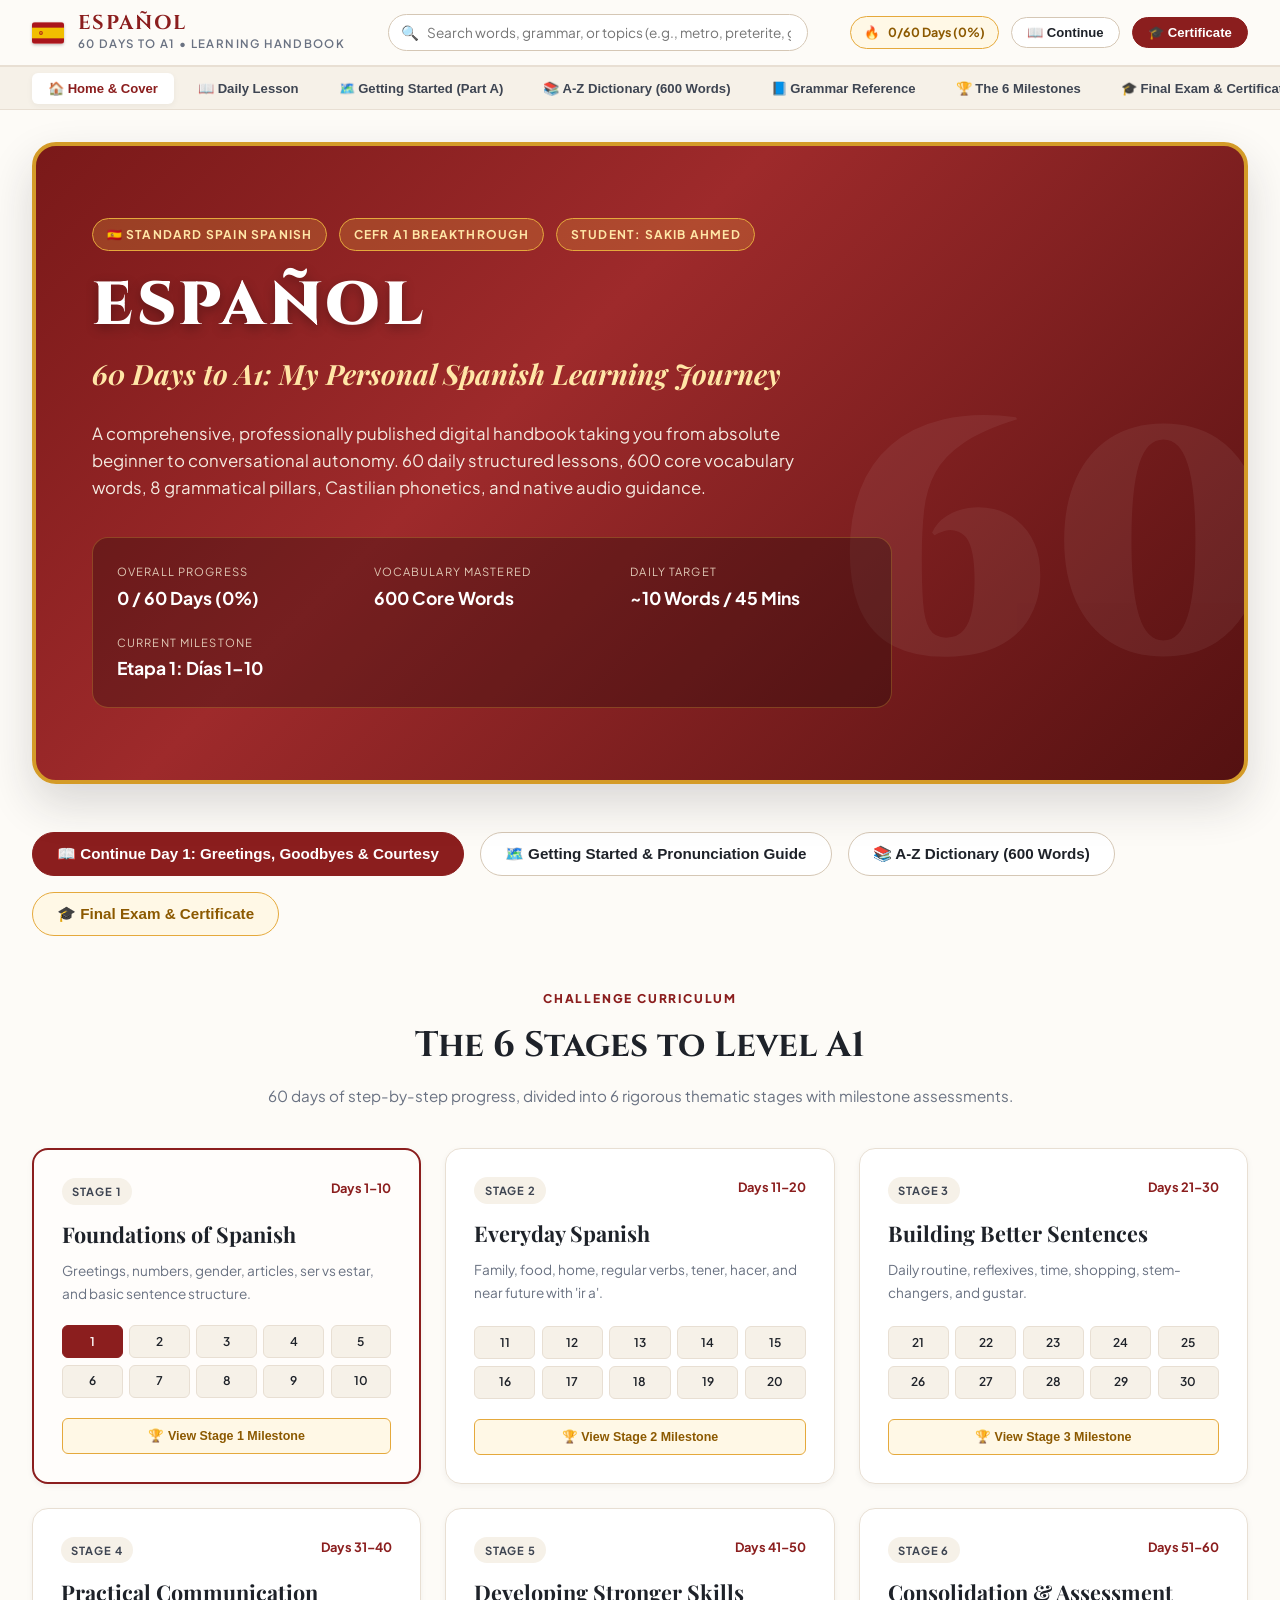
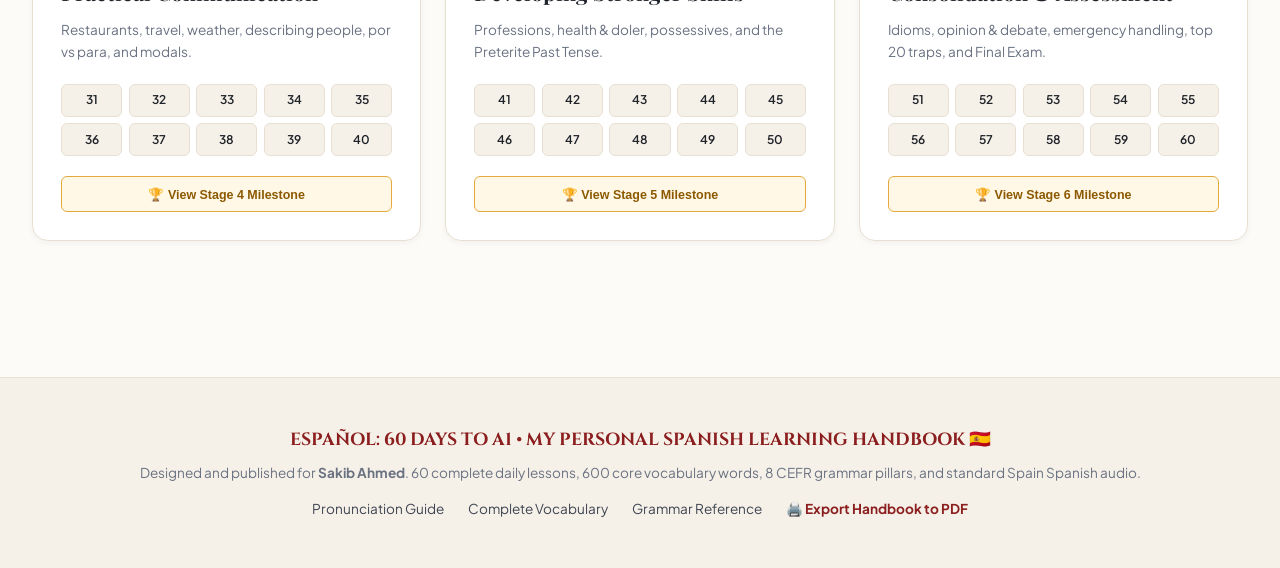
<file: espanol-handbook/index.html>
<!DOCTYPE html>
<html lang="es">
<head>
  <meta charset="UTF-8">
  <meta name="viewport" content="width=device-width, initial-scale=1.0">
  <meta name="description" content="ESPAÑOL: My 60-Day Spanish Learning Handbook - Complete CEFR A1 Digital Curriculum for Sakib Ahmed">
  <title>ESPAÑOL: My 60-Day Spanish Learning Handbook 🇪🇸</title>

  <!-- Google Fonts -->
  <link rel="preconnect" href="https://fonts.googleapis.com">
  <link rel="preconnect" href="https://fonts.gstatic.com" crossorigin>
  <link href="https://fonts.googleapis.com/css2?family=Cinzel:wght@600;700;900&family=Playfair+Display:ital,wght@0,600;0,700;1,400&family=Plus+Jakarta+Sans:wght@400;500;600;700&family=JetBrains+Mono:wght@400;500&display=swap" rel="stylesheet">

  <!-- Editorial Stylesheet -->
  <link rel="stylesheet" href="css/styles.css">
</head>
<body>
  <div class="app-container">
    
    <!-- Top Navigation Bar -->
    <header class="top-nav">
      <div class="nav-brand" onclick="window.app.switchView('overview')">
        <span class="nav-flag" style="display: inline-flex; align-items: center;">
          <svg width="32" height="22" viewBox="0 0 750 500" style="border-radius: 3px; box-shadow: 0 1px 3px rgba(0,0,0,0.25);">
            <rect width="750" height="500" fill="#AA151B"/>
            <rect width="750" height="250" y="125" fill="#F1BF00"/>
            <circle cx="210" cy="250" r="45" fill="#AA151B" opacity="0.85"/>
            <path d="M 190 230 L 230 230 L 220 270 L 200 270 Z" fill="#F1BF00"/>
          </svg>
        </span>
        <div class="nav-titles">
          <h1>ESPAÑOL</h1>
          <p>60 Days to A1 • Learning Handbook</p>
        </div>
      </div>

      <div class="nav-search-bar">
        <span class="nav-search-icon">🔍</span>
        <input type="text" id="global-search-input" placeholder="Search words, grammar, or topics (e.g., metro, preterite, gustar)...">
      </div>

      <div class="nav-actions">
        <div class="nav-progress-pill">
          <span>🔥</span>
          <span id="nav-progress-text">0/60 Days (0%)</span>
        </div>
        <button class="nav-btn" onclick="window.app.goToLesson(window.app.currentDay || 1)">
          📖 Continue
        </button>
        <button class="nav-btn primary" onclick="window.app.switchView('final-exam')">
          🎓 Certificate
        </button>
      </div>
    </header>

    <!-- Navigation Tabs Strip -->
    <nav class="tabs-strip">
      <button class="tab-link active" data-view="overview" onclick="window.app.switchView('overview')">
        🏠 Home & Cover
      </button>
      <button class="tab-link" data-view="lesson" onclick="window.app.switchView('lesson')">
        📖 Daily Lesson
      </button>
      <button class="tab-link" data-view="getting-started" onclick="window.app.switchView('getting-started')">
        🗺️ Getting Started (Part A)
      </button>
      <button class="tab-link" data-view="dictionary" onclick="window.app.switchView('dictionary')">
        📚 A-Z Dictionary (600 Words)
      </button>
      <button class="tab-link" data-view="grammar" onclick="window.app.switchView('grammar')">
        📘 Grammar Reference
      </button>
      <button class="tab-link" data-view="milestones" onclick="window.app.switchView('milestones')">
        🏆 The 6 Milestones
      </button>
      <button class="tab-link" data-view="final-exam" onclick="window.app.switchView('final-exam')">
        🎓 Final Exam & Certificate
      </button>
    </nav>

    <!-- Main Content Dynamic Viewport -->
    <div class="main-layout" id="main-content-view">
      <!-- Injected dynamically by js/app.js -->
    </div>

    <!-- Global Milestone/Info Modal -->
    <div class="modal-overlay" id="app-modal-overlay" onclick="if(event.target === this) window.app.closeModal()">
      <div class="modal-window">
        <button class="modal-close-btn" onclick="window.app.closeModal()">✕</button>
        <div id="app-modal-body"></div>
      </div>
    </div>

    <!-- Editorial Footer -->
    <footer style="background: var(--bg-subtle); border-top: 1px solid var(--border-subtle); padding: 3rem 2rem; text-align: center; font-size: 0.85rem; color: var(--charcoal-light); margin-top: auto;">
      <div style="font-family: var(--font-display); font-size: 1.1rem; font-weight: 700; color: var(--red-deep); margin-bottom: 0.4rem;">
        ESPAÑOL: 60 DAYS TO A1 • MY PERSONAL SPANISH LEARNING HANDBOOK 🇪🇸
      </div>
      <p style="margin-bottom: 0.85rem;">
        Designed and published for <strong>Sakib Ahmed</strong>. 60 complete daily lessons, 600 core vocabulary words, 8 CEFR grammar pillars, and standard Spain Spanish audio.
      </p>
      <div style="display: flex; justify-content: center; gap: 1.5rem; flex-wrap: wrap;">
        <a href="javascript:void(0)" onclick="window.app.switchView('getting-started')" style="color: var(--charcoal-medium); text-decoration: none;">Pronunciation Guide</a>
        <a href="javascript:void(0)" onclick="window.app.switchView('dictionary')" style="color: var(--charcoal-medium); text-decoration: none;">Complete Vocabulary</a>
        <a href="javascript:void(0)" onclick="window.app.switchView('grammar')" style="color: var(--charcoal-medium); text-decoration: none;">Grammar Reference</a>
        <a href="javascript:void(0)" onclick="window.print()" style="color: var(--red-deep); font-weight: 700; text-decoration: none;">🖨️ Export Handbook to PDF</a>
      </div>
    </footer>

  </div>

  <!-- Data Modules (Load sequentially) -->
  <script src="data/getting-started.js"></script>
  <script src="data/lessons/stage1.js"></script>
  <script src="data/lessons/stage2.js"></script>
  <script src="data/lessons/stage3.js"></script>
  <script src="data/lessons/stage4.js"></script>
  <script src="data/lessons/stage5.js"></script>
  <script src="data/lessons/stage6.js"></script>
  <script src="data/milestones.js"></script>
  <script src="data/grammar-reference.js"></script>
  <script src="data/vocabulary-index.js"></script>
  <script src="data/final-exam.js"></script>

  <!-- Application Controller -->
  <script src="js/app.js"></script>
</body>
</html>
</file>
<file: espanol-handbook/css/styles.css>
/* ==========================================================================
   ESPAÑOL: MY 60-DAY SPANISH LEARNING HANDBOOK 🇪🇸
   Editorial Spanish Design System & Digital Textbook Styles
   ========================================================================== */

@import url('https://fonts.googleapis.com/css2?family=Cinzel:wght@600;700;900&family=Playfair+Display:ital,wght@0,600;0,700;1,400&family=Plus+Jakarta+Sans:wght@400;500;600;700&family=JetBrains+Mono:wght@400;500&display=swap');

:root {
  /* Warm Spanish Editorial Palette */
  --bg-cream: #FDFBF7;
  --bg-warm-white: #FFFFFF;
  --bg-subtle: #F6F1E8;
  --bg-parchment: #F2E9DC;
  
  --red-deep: #8B1E1E;
  --red-crimson: #A32828;
  --red-terracotta: #C04A3E;
  --red-light: #FDE8E8;
  
  --yellow-mustard: #D49B28;
  --yellow-gold: #E5A93C;
  --yellow-light: #FFF8E6;
  
  --charcoal-dark: #1E2229;
  --charcoal-medium: #3E4552;
  --charcoal-light: #6A7282;
  
  --border-subtle: #E8DFD3;
  --border-strong: #D5C7B5;
  
  --accent-green: #2D6A4F;
  --accent-green-bg: #EAF4EE;
  --accent-blue: #235789;
  --accent-blue-bg: #EBF3FA;

  --shadow-sm: 0 2px 6px rgba(30, 34, 41, 0.05);
  --shadow-md: 0 4px 16px rgba(30, 34, 41, 0.08);
  --shadow-lg: 0 10px 30px rgba(30, 34, 41, 0.12);
  --shadow-xl: 0 20px 45px rgba(30, 34, 41, 0.16);

  --font-display: 'Cinzel', Georgia, 'Times New Roman', serif;
  --font-editorial: 'Playfair Display', Georgia, serif;
  --font-sans: 'Plus Jakarta Sans', -apple-system, BlinkMacSystemFont, 'Segoe UI', Roboto, sans-serif;
  --font-mono: 'JetBrains Mono', Consolas, monospace;

  --radius-sm: 6px;
  --radius-md: 10px;
  --radius-lg: 16px;
  --radius-xl: 24px;
}

/* Base Styles */
* {
  box-sizing: border-box;
  margin: 0;
  padding: 0;
}

html {
  scroll-behavior: smooth;
  font-size: 16px;
}

body {
  background-color: var(--bg-cream);
  color: var(--charcoal-dark);
  font-family: var(--font-sans);
  line-height: 1.65;
  -webkit-font-smoothing: antialiased;
}

/* App Container */
.app-container {
  min-height: 100vh;
  display: flex;
  flex-direction: column;
}

/* Top App Bar */
.top-nav {
  position: sticky;
  top: 0;
  z-index: 1000;
  background-color: rgba(253, 251, 247, 0.95);
  backdrop-filter: blur(10px);
  border-bottom: 2px solid var(--border-subtle);
  padding: 0.75rem 2rem;
  display: flex;
  align-items: center;
  justify-content: space-between;
  gap: 1.5rem;
  transition: all 0.3s ease;
}

.nav-brand {
  display: flex;
  align-items: center;
  gap: 0.85rem;
  cursor: pointer;
}

.nav-flag {
  font-size: 1.85rem;
  line-height: 1;
}

.nav-titles h1 {
  font-family: var(--font-display);
  font-size: 1.25rem;
  font-weight: 700;
  letter-spacing: 0.08em;
  color: var(--red-deep);
  line-height: 1.1;
}

.nav-titles p {
  font-size: 0.72rem;
  font-weight: 600;
  text-transform: uppercase;
  letter-spacing: 0.12em;
  color: var(--charcoal-light);
}

.nav-search-bar {
  flex: 1;
  max-width: 420px;
  position: relative;
}

.nav-search-bar input {
  width: 100%;
  padding: 0.55rem 1rem 0.55rem 2.4rem;
  border: 1px solid var(--border-strong);
  border-radius: 50px;
  background-color: var(--bg-warm-white);
  font-family: var(--font-sans);
  font-size: 0.85rem;
  outline: none;
  transition: all 0.2s ease;
}

.nav-search-bar input:focus {
  border-color: var(--red-deep);
  box-shadow: 0 0 0 3px rgba(139, 30, 30, 0.12);
}

.nav-search-icon {
  position: absolute;
  left: 0.85rem;
  top: 50%;
  transform: translateY(-50%);
  color: var(--charcoal-light);
  font-size: 0.9rem;
}

.nav-actions {
  display: flex;
  align-items: center;
  gap: 0.75rem;
}

.nav-btn {
  padding: 0.45rem 0.95rem;
  border-radius: 50px;
  font-size: 0.82rem;
  font-weight: 600;
  border: 1px solid var(--border-strong);
  background: var(--bg-warm-white);
  color: var(--charcoal-dark);
  cursor: pointer;
  display: inline-flex;
  align-items: center;
  gap: 0.4rem;
  transition: all 0.2s ease;
}

.nav-btn:hover {
  background: var(--bg-parchment);
  border-color: var(--red-deep);
}

.nav-btn.primary {
  background: var(--red-deep);
  color: #fff;
  border-color: var(--red-deep);
}

.nav-btn.primary:hover {
  background: var(--red-crimson);
}

.nav-progress-pill {
  display: flex;
  align-items: center;
  gap: 0.5rem;
  background: var(--yellow-light);
  border: 1px solid var(--yellow-gold);
  padding: 0.35rem 0.8rem;
  border-radius: 50px;
  font-size: 0.78rem;
  font-weight: 700;
  color: #8C5900;
}

/* Main Navigation Tabs */
.tabs-strip {
  background: var(--bg-subtle);
  border-bottom: 1px solid var(--border-subtle);
  padding: 0.35rem 2rem;
  display: flex;
  gap: 0.5rem;
  overflow-x: auto;
}

.tab-link {
  padding: 0.5rem 1rem;
  border-radius: var(--radius-sm);
  font-size: 0.82rem;
  font-weight: 600;
  color: var(--charcoal-medium);
  cursor: pointer;
  white-space: nowrap;
  border: none;
  background: none;
  transition: all 0.2s ease;
}

.tab-link:hover {
  color: var(--red-deep);
  background: rgba(139, 30, 30, 0.05);
}

.tab-link.active {
  color: var(--red-deep);
  background: var(--bg-warm-white);
  box-shadow: var(--shadow-sm);
  font-weight: 700;
}

/* Main Content Area */
.main-layout {
  flex: 1;
  max-width: 1380px;
  margin: 0 auto;
  width: 100%;
  padding: 2rem 2rem 5rem 2rem;
}

/* ==========================================================================
   COVER / HERO DESIGN
   ========================================================================== */
.book-cover {
  background: linear-gradient(135deg, #7A1919 0%, #9E2A2B 40%, #541111 100%);
  color: #FFFDF9;
  border-radius: var(--radius-xl);
  padding: 4.5rem 3.5rem;
  margin-bottom: 3rem;
  position: relative;
  overflow: hidden;
  box-shadow: var(--shadow-xl);
  border: 4px solid #D49B28;
}

.cover-watermark {
  position: absolute;
  right: -30px;
  bottom: -40px;
  font-size: 20rem;
  opacity: 0.06;
  font-family: var(--font-display);
  font-weight: 900;
  user-select: none;
  pointer-events: none;
}

.cover-content {
  position: relative;
  z-index: 2;
  max-width: 800px;
}

.cover-badge-row {
  display: flex;
  align-items: center;
  gap: 0.75rem;
  margin-bottom: 1.5rem;
  flex-wrap: wrap;
}

.cover-badge {
  background: rgba(229, 169, 60, 0.25);
  border: 1px solid var(--yellow-gold);
  color: #FFE6A7;
  font-size: 0.75rem;
  font-weight: 700;
  letter-spacing: 0.1em;
  text-transform: uppercase;
  padding: 0.35rem 0.85rem;
  border-radius: 50px;
}

.cover-title {
  font-family: var(--font-display);
  font-size: 3.8rem;
  font-weight: 900;
  letter-spacing: 0.06em;
  color: #FFF;
  line-height: 1.05;
  margin-bottom: 0.75rem;
  text-shadow: 0 4px 12px rgba(0,0,0,0.3);
}

.cover-subtitle {
  font-family: var(--font-editorial);
  font-size: 1.75rem;
  font-style: italic;
  color: #FFE6A7;
  margin-bottom: 1.5rem;
}

.cover-description {
  font-size: 1.05rem;
  line-height: 1.6;
  color: #F4EAE0;
  margin-bottom: 2.2rem;
  max-width: 720px;
}

.cover-meta-grid {
  display: grid;
  grid-template-columns: repeat(auto-fit, minmax(180px, 1fr));
  gap: 1.25rem;
  background: rgba(0, 0, 0, 0.25);
  padding: 1.5rem;
  border-radius: var(--radius-lg);
  border: 1px solid rgba(229, 169, 60, 0.3);
}

.meta-item .meta-label {
  font-size: 0.7rem;
  text-transform: uppercase;
  letter-spacing: 0.1em;
  color: #E0C8B5;
  display: block;
  margin-bottom: 0.2rem;
}

.meta-item .meta-value {
  font-size: 1.1rem;
  font-weight: 700;
  color: #FFF;
}

/* ==========================================================================
   PROGRESS & STAGES DASHBOARD
   ========================================================================== */
.stages-overview {
  margin-bottom: 3.5rem;
}

.section-header-editorial {
  text-align: center;
  max-width: 750px;
  margin: 0 auto 2.5rem auto;
}

.section-tag {
  font-size: 0.75rem;
  font-weight: 800;
  text-transform: uppercase;
  letter-spacing: 0.15em;
  color: var(--red-deep);
  display: inline-block;
  margin-bottom: 0.5rem;
}

.section-title {
  font-family: var(--font-display);
  font-size: 2.2rem;
  font-weight: 700;
  color: var(--charcoal-dark);
  margin-bottom: 0.5rem;
}

.section-desc {
  color: var(--charcoal-light);
  font-size: 0.95rem;
}

.stages-grid {
  display: grid;
  grid-template-columns: repeat(auto-fit, minmax(320px, 1fr));
  gap: 1.5rem;
}

.stage-card {
  background: var(--bg-warm-white);
  border: 1px solid var(--border-subtle);
  border-radius: var(--radius-lg);
  padding: 1.75rem;
  position: relative;
  transition: all 0.3s ease;
  box-shadow: var(--shadow-sm);
  display: flex;
  flex-direction: column;
}

.stage-card:hover {
  transform: translateY(-4px);
  box-shadow: var(--shadow-md);
  border-color: var(--red-deep);
}

.stage-card.active-stage {
  border: 2px solid var(--red-deep);
  background: #FFFDFB;
}

.stage-header {
  display: flex;
  justify-content: space-between;
  align-items: flex-start;
  margin-bottom: 0.75rem;
}

.stage-badge {
  font-size: 0.7rem;
  font-weight: 700;
  text-transform: uppercase;
  letter-spacing: 0.08em;
  padding: 0.25rem 0.65rem;
  border-radius: 50px;
  background: var(--bg-subtle);
  color: var(--charcoal-medium);
}

.stage-days {
  font-size: 0.8rem;
  font-weight: 700;
  color: var(--red-deep);
}

.stage-card h3 {
  font-family: var(--font-editorial);
  font-size: 1.35rem;
  color: var(--charcoal-dark);
  margin-bottom: 0.5rem;
}

.stage-card p {
  font-size: 0.85rem;
  color: var(--charcoal-light);
  margin-bottom: 1.25rem;
  flex: 1;
}

.stage-days-list {
  display: grid;
  grid-template-columns: repeat(5, 1fr);
  gap: 0.4rem;
  margin-bottom: 1.25rem;
}

.day-chip {
  background: var(--bg-subtle);
  border: 1px solid var(--border-subtle);
  border-radius: var(--radius-sm);
  padding: 0.35rem 0.2rem;
  font-size: 0.75rem;
  font-weight: 600;
  text-align: center;
  cursor: pointer;
  transition: all 0.2s ease;
}

.day-chip:hover {
  background: var(--red-light);
  border-color: var(--red-terracotta);
  color: var(--red-deep);
}

.day-chip.completed {
  background: var(--accent-green-bg);
  border-color: var(--accent-green);
  color: var(--accent-green);
}

.day-chip.active {
  background: var(--red-deep);
  border-color: var(--red-deep);
  color: #fff;
}

.stage-milestone-btn {
  width: 100%;
  padding: 0.6rem;
  border-radius: var(--radius-sm);
  background: var(--yellow-light);
  border: 1px solid var(--yellow-gold);
  color: #8C5900;
  font-size: 0.78rem;
  font-weight: 700;
  cursor: pointer;
  display: flex;
  align-items: center;
  justify-content: center;
  gap: 0.4rem;
  transition: all 0.2s ease;
}

.stage-milestone-btn:hover {
  background: var(--yellow-gold);
  color: #fff;
}

/* ==========================================================================
   DAILY LESSON WORKSPACE VIEW
   ========================================================================== */
.lesson-workspace {
  display: grid;
  grid-template-columns: 280px 1fr;
  gap: 2rem;
  align-items: flex-start;
}

/* Lesson Sidebar */
.lesson-sidebar {
  position: sticky;
  top: 5rem;
  background: var(--bg-warm-white);
  border: 1px solid var(--border-subtle);
  border-radius: var(--radius-lg);
  padding: 1.5rem;
  box-shadow: var(--shadow-sm);
  max-height: calc(100vh - 7rem);
  overflow-y: auto;
}

.sidebar-title {
  font-size: 0.8rem;
  font-weight: 800;
  text-transform: uppercase;
  letter-spacing: 0.1em;
  color: var(--charcoal-light);
  margin-bottom: 1rem;
}

.stage-selector-dropdown {
  width: 100%;
  padding: 0.6rem 0.8rem;
  border: 1px solid var(--border-strong);
  border-radius: var(--radius-sm);
  font-size: 0.85rem;
  font-family: var(--font-sans);
  margin-bottom: 1rem;
  background: var(--bg-cream);
  color: var(--charcoal-dark);
  outline: none;
}

.sidebar-days-nav {
  display: flex;
  flex-direction: column;
  gap: 0.35rem;
}

.sidebar-day-item {
  padding: 0.55rem 0.85rem;
  border-radius: var(--radius-sm);
  font-size: 0.82rem;
  display: flex;
  align-items: center;
  justify-content: space-between;
  cursor: pointer;
  color: var(--charcoal-medium);
  border: 1px solid transparent;
  transition: all 0.15s ease;
}

.sidebar-day-item:hover {
  background: var(--bg-subtle);
  color: var(--red-deep);
}

.sidebar-day-item.active {
  background: var(--red-light);
  border-color: var(--red-terracotta);
  color: var(--red-deep);
  font-weight: 700;
}

/* Lesson Main Container */
.lesson-card {
  background: var(--bg-warm-white);
  border: 1px solid var(--border-subtle);
  border-radius: var(--radius-xl);
  box-shadow: var(--shadow-md);
  overflow: hidden;
}

.lesson-hero {
  background: linear-gradient(135deg, #FAF4EB 0%, #F5ECDD 100%);
  border-bottom: 1px solid var(--border-subtle);
  padding: 2.5rem;
  position: relative;
}

.lesson-nav-controls {
  display: flex;
  justify-content: space-between;
  align-items: center;
  margin-bottom: 1.25rem;
}

.lesson-badge-tag {
  background: var(--red-deep);
  color: #fff;
  font-size: 0.72rem;
  font-weight: 800;
  letter-spacing: 0.1em;
  text-transform: uppercase;
  padding: 0.3rem 0.75rem;
  border-radius: 50px;
}

.lesson-step-btn {
  padding: 0.4rem 0.85rem;
  border-radius: 50px;
  font-size: 0.78rem;
  font-weight: 600;
  background: #fff;
  border: 1px solid var(--border-strong);
  cursor: pointer;
  transition: all 0.2s ease;
}

.lesson-step-btn:hover:not(:disabled) {
  background: var(--bg-parchment);
  border-color: var(--red-deep);
}

.lesson-step-btn:disabled {
  opacity: 0.4;
  cursor: not-allowed;
}

.lesson-main-title {
  font-family: var(--font-editorial);
  font-size: 2.3rem;
  font-weight: 700;
  color: var(--charcoal-dark);
  line-height: 1.15;
  margin-bottom: 0.5rem;
}

.lesson-subtitle {
  font-size: 1.1rem;
  color: var(--charcoal-medium);
  font-style: italic;
  margin-bottom: 1.5rem;
}

/* Bangla Learner Bridge */
.bangla-note-card {
  background: #FFFDF5;
  border-left: 4px solid var(--yellow-gold);
  border-top: 1px solid #F5E8C9;
  border-right: 1px solid #F5E8C9;
  border-bottom: 1px solid #F5E8C9;
  border-radius: var(--radius-md);
  padding: 1.1rem 1.4rem;
  margin-top: 1.5rem;
}

.bangla-note-header {
  display: flex;
  align-items: center;
  gap: 0.5rem;
  font-size: 0.78rem;
  font-weight: 800;
  text-transform: uppercase;
  letter-spacing: 0.08em;
  color: #8C5900;
  margin-bottom: 0.4rem;
}

.bangla-note-text {
  font-size: 0.92rem;
  line-height: 1.6;
  color: #3D3522;
}

/* Lesson Goals */
.goals-container {
  background: var(--bg-cream);
  border: 1px solid var(--border-subtle);
  border-radius: var(--radius-md);
  padding: 1.25rem 1.5rem;
  margin-top: 1.5rem;
}

.goals-title {
  font-size: 0.8rem;
  font-weight: 800;
  text-transform: uppercase;
  letter-spacing: 0.1em;
  color: var(--red-deep);
  margin-bottom: 0.75rem;
  display: flex;
  align-items: center;
  gap: 0.5rem;
}

.goals-list {
  list-style: none;
  display: grid;
  grid-template-columns: repeat(auto-fit, minmax(280px, 1fr));
  gap: 0.6rem;
}

.goals-list li {
  font-size: 0.88rem;
  display: flex;
  align-items: flex-start;
  gap: 0.5rem;
  color: var(--charcoal-dark);
}

.goals-list li::before {
  content: "✓";
  color: var(--red-deep);
  font-weight: 800;
}

/* Lesson Body Sections */
.lesson-body {
  padding: 2.5rem;
}

.lesson-section {
  margin-bottom: 3.5rem;
  padding-bottom: 2.5rem;
  border-bottom: 1px solid var(--border-subtle);
}

.lesson-section:last-child {
  margin-bottom: 0;
  padding-bottom: 0;
  border-bottom: none;
}

.section-ribbon {
  display: flex;
  align-items: center;
  justify-content: space-between;
  margin-bottom: 1.5rem;
}

.section-ribbon-title {
  display: flex;
  align-items: center;
  gap: 0.75rem;
}

.section-number {
  background: var(--red-deep);
  color: #fff;
  width: 28px;
  height: 28px;
  border-radius: 50%;
  display: flex;
  align-items: center;
  justify-content: center;
  font-size: 0.82rem;
  font-weight: 700;
}

.section-heading {
  font-family: var(--font-editorial);
  font-size: 1.6rem;
  font-weight: 700;
  color: var(--charcoal-dark);
}

/* ==========================================================================
   VOCABULARY CARDS & TABLES
   ========================================================================== */
.vocab-cards-grid {
  display: grid;
  grid-template-columns: repeat(auto-fill, minmax(310px, 1fr));
  gap: 1.25rem;
}

.vocab-card {
  background: var(--bg-cream);
  border: 1px solid var(--border-subtle);
  border-radius: var(--radius-md);
  padding: 1.25rem;
  position: relative;
  transition: all 0.2s ease;
  display: flex;
  flex-direction: column;
}

.vocab-card:hover {
  box-shadow: var(--shadow-sm);
  border-color: var(--border-strong);
  transform: translateY(-2px);
}

.vocab-card-header {
  display: flex;
  justify-content: space-between;
  align-items: flex-start;
  margin-bottom: 0.5rem;
}

.vocab-spanish-word {
  font-size: 1.2rem;
  font-weight: 700;
  color: var(--red-deep);
  line-height: 1.2;
}

.vocab-speak-btn {
  background: var(--bg-warm-white);
  border: 1px solid var(--border-strong);
  border-radius: 50%;
  width: 32px;
  height: 32px;
  display: flex;
  align-items: center;
  justify-content: center;
  cursor: pointer;
  color: var(--charcoal-medium);
  transition: all 0.2s ease;
  flex-shrink: 0;
}

.vocab-speak-btn:hover {
  background: var(--red-deep);
  color: #fff;
  border-color: var(--red-deep);
}

.vocab-meta-row {
  display: flex;
  gap: 0.4rem;
  margin-bottom: 0.75rem;
}

.vocab-tag {
  font-size: 0.68rem;
  font-weight: 700;
  padding: 0.15rem 0.5rem;
  border-radius: 50px;
  text-transform: uppercase;
}

.vocab-tag.noun {
  background: #E8F0FE;
  color: #1A73E8;
}

.vocab-tag.verb {
  background: #FCE8E6;
  color: #D93025;
}

.vocab-tag.adjective {
  background: #FEF7E0;
  color: #B06000;
}

.vocab-tag.phrase, .vocab-tag.idiom {
  background: #E6F4EA;
  color: #137333;
}

.vocab-translation {
  font-size: 0.95rem;
  font-weight: 600;
  color: var(--charcoal-dark);
  margin-bottom: 0.85rem;
}

.vocab-example-box {
  background: var(--bg-warm-white);
  border-left: 3px solid var(--red-terracotta);
  padding: 0.65rem 0.85rem;
  border-radius: 0 var(--radius-sm) var(--radius-sm) 0;
  font-size: 0.85rem;
  margin-top: auto;
}

.vocab-example-sp {
  color: var(--charcoal-dark);
  font-weight: 500;
  margin-bottom: 0.2rem;
}

.vocab-example-en {
  color: var(--charcoal-light);
  font-style: italic;
  font-size: 0.78rem;
}

/* ==========================================================================
   USEFUL EVERYDAY SENTENCES
   ========================================================================== */
.sentences-list {
  display: flex;
  flex-direction: column;
  gap: 0.85rem;
}

.sentence-item {
  background: var(--bg-cream);
  border: 1px solid var(--border-subtle);
  border-radius: var(--radius-md);
  padding: 1rem 1.25rem;
  display: flex;
  align-items: center;
  justify-content: space-between;
  gap: 1rem;
  transition: all 0.2s ease;
}

.sentence-item:hover {
  border-color: var(--border-strong);
  background: #FFFDF9;
}

.sentence-text-group {
  flex: 1;
}

.sentence-spanish {
  font-size: 1.05rem;
  font-weight: 600;
  color: var(--charcoal-dark);
  margin-bottom: 0.25rem;
}

.sentence-english {
  font-size: 0.88rem;
  color: var(--charcoal-light);
}

/* ==========================================================================
   GRAMMAR LESSON CARDS
   ========================================================================== */
.grammar-container {
  background: var(--bg-cream);
  border: 1px solid var(--border-subtle);
  border-radius: var(--radius-lg);
  padding: 2rem;
}

.grammar-title {
  font-family: var(--font-editorial);
  font-size: 1.4rem;
  font-weight: 700;
  color: var(--red-deep);
  margin-bottom: 0.5rem;
}

.grammar-explanation {
  font-size: 0.95rem;
  color: var(--charcoal-medium);
  margin-bottom: 1.5rem;
  line-height: 1.6;
}

.grammar-rules-list {
  list-style: none;
  margin-bottom: 1.75rem;
  display: flex;
  flex-direction: column;
  gap: 0.65rem;
}

.grammar-rules-list li {
  font-size: 0.9rem;
  padding-left: 1.5rem;
  position: relative;
  line-height: 1.5;
}

.grammar-rules-list li::before {
  content: "•";
  position: absolute;
  left: 0.4rem;
  color: var(--red-deep);
  font-size: 1.3rem;
  line-height: 1;
}

.grammar-structures-box {
  background: var(--bg-warm-white);
  border: 1px solid var(--border-strong);
  border-radius: var(--radius-md);
  padding: 1.25rem;
  margin-bottom: 1.75rem;
}

.grammar-structures-title {
  font-size: 0.75rem;
  font-weight: 800;
  text-transform: uppercase;
  letter-spacing: 0.1em;
  color: var(--charcoal-light);
  margin-bottom: 0.65rem;
}

.grammar-structure-code {
  font-family: var(--font-mono);
  font-size: 0.85rem;
  background: var(--bg-subtle);
  padding: 0.4rem 0.75rem;
  border-radius: var(--radius-sm);
  color: var(--red-deep);
  margin-bottom: 0.4rem;
  display: inline-block;
}

.grammar-examples-grid {
  display: grid;
  grid-template-columns: repeat(auto-fit, minmax(280px, 1fr));
  gap: 1rem;
  margin-bottom: 1.75rem;
}

.grammar-example-card {
  background: var(--bg-warm-white);
  border: 1px solid var(--border-subtle);
  border-radius: var(--radius-md);
  padding: 1rem;
}

.ge-spanish {
  font-weight: 700;
  color: var(--charcoal-dark);
  font-size: 0.95rem;
  margin-bottom: 0.2rem;
}

.ge-english {
  color: var(--charcoal-light);
  font-size: 0.82rem;
  font-style: italic;
  margin-bottom: 0.4rem;
}

.ge-breakdown {
  font-size: 0.75rem;
  color: var(--red-deep);
  background: var(--red-light);
  padding: 0.2rem 0.5rem;
  border-radius: var(--radius-sm);
  display: inline-block;
}

.common-mistakes-box {
  background: #FFF5F5;
  border: 1px solid #FED7D7;
  border-left: 4px solid var(--red-crimson);
  border-radius: var(--radius-md);
  padding: 1.25rem;
  margin-bottom: 1.5rem;
}

.cm-title {
  font-size: 0.78rem;
  font-weight: 800;
  text-transform: uppercase;
  letter-spacing: 0.1em;
  color: var(--red-crimson);
  margin-bottom: 0.75rem;
  display: flex;
  align-items: center;
  gap: 0.4rem;
}

.cm-item {
  margin-bottom: 0.75rem;
  font-size: 0.85rem;
}

.cm-item:last-child {
  margin-bottom: 0;
}

.cm-incorrect {
  color: #C53030;
  text-decoration: line-through;
  margin-bottom: 0.15rem;
}

.cm-correct {
  color: #276749;
  font-weight: 700;
  margin-bottom: 0.2rem;
}

.cm-why {
  font-size: 0.78rem;
  color: var(--charcoal-light);
}

.pro-tip-box {
  background: #F0FFF4;
  border: 1px solid #C6F6D5;
  border-left: 4px solid var(--accent-green);
  border-radius: var(--radius-md);
  padding: 1rem 1.25rem;
  font-size: 0.88rem;
  color: #22543D;
  display: flex;
  gap: 0.75rem;
  align-items: flex-start;
}

/* ==========================================================================
   CONVERSATION DIALOGUE (SPEECH BUBBLES)
   ========================================================================== */
.dialogue-wrapper {
  background: var(--bg-cream);
  border: 1px solid var(--border-subtle);
  border-radius: var(--radius-lg);
  padding: 2rem;
}

.dialogue-context {
  font-style: italic;
  color: var(--charcoal-light);
  font-size: 0.92rem;
  margin-bottom: 1.75rem;
  text-align: center;
  padding: 0.5rem 1rem;
  background: var(--bg-subtle);
  border-radius: 50px;
}

.dialogue-thread {
  display: flex;
  flex-direction: column;
  gap: 1.25rem;
  margin-bottom: 2rem;
}

.speech-row {
  display: flex;
  gap: 1rem;
  max-width: 80%;
}

.speech-row.speaker-left {
  align-self: flex-start;
}

.speech-row.speaker-right {
  align-self: flex-end;
  flex-direction: row-reverse;
}

.avatar-circle {
  width: 42px;
  height: 42px;
  border-radius: 50%;
  background: var(--red-deep);
  color: #fff;
  display: flex;
  align-items: center;
  justify-content: center;
  font-weight: 700;
  font-size: 0.9rem;
  flex-shrink: 0;
  box-shadow: var(--shadow-sm);
}

.speech-row.speaker-right .avatar-circle {
  background: var(--yellow-gold);
  color: #332100;
}

.speech-bubble {
  background: var(--bg-warm-white);
  border: 1px solid var(--border-strong);
  border-radius: var(--radius-lg);
  padding: 1rem 1.25rem;
  position: relative;
  box-shadow: var(--shadow-sm);
}

.speaker-label {
  font-size: 0.72rem;
  font-weight: 800;
  text-transform: uppercase;
  letter-spacing: 0.08em;
  color: var(--charcoal-light);
  margin-bottom: 0.25rem;
}

.speech-sp {
  font-size: 0.98rem;
  font-weight: 600;
  color: var(--charcoal-dark);
  margin-bottom: 0.35rem;
  line-height: 1.4;
}

.speech-en {
  font-size: 0.82rem;
  color: var(--charcoal-light);
  font-style: italic;
}

.key-phrases-box {
  background: var(--bg-warm-white);
  border: 1px solid var(--border-strong);
  border-radius: var(--radius-md);
  padding: 1.25rem;
}

.kp-title {
  font-size: 0.78rem;
  font-weight: 800;
  text-transform: uppercase;
  letter-spacing: 0.1em;
  color: var(--red-deep);
  margin-bottom: 0.75rem;
}

.kp-grid {
  display: grid;
  grid-template-columns: repeat(auto-fit, minmax(260px, 1fr));
  gap: 0.75rem;
}

.kp-item {
  font-size: 0.85rem;
}

.kp-phrase {
  font-weight: 700;
  color: var(--charcoal-dark);
}

.kp-explanation {
  color: var(--charcoal-light);
  font-size: 0.78rem;
}

/* ==========================================================================
   READING PASSAGE & QUESTIONS
   ========================================================================== */
.reading-container {
  background: var(--bg-cream);
  border: 1px solid var(--border-subtle);
  border-radius: var(--radius-lg);
  padding: 2.2rem;
}

.reading-title {
  font-family: var(--font-editorial);
  font-size: 1.4rem;
  font-weight: 700;
  color: var(--charcoal-dark);
  margin-bottom: 1.25rem;
  text-align: center;
}

.reading-passage-text {
  font-family: var(--font-editorial);
  font-size: 1.08rem;
  line-height: 1.8;
  color: #2D3139;
  margin-bottom: 1.5rem;
  background: var(--bg-warm-white);
  padding: 1.75rem;
  border-radius: var(--radius-md);
  border-left: 4px solid var(--red-deep);
}

.reading-translation-toggle {
  margin-bottom: 2rem;
}

.translation-toggle-btn {
  background: var(--bg-subtle);
  border: 1px solid var(--border-strong);
  border-radius: 50px;
  padding: 0.4rem 1rem;
  font-size: 0.8rem;
  font-weight: 600;
  cursor: pointer;
  color: var(--charcoal-medium);
  transition: all 0.2s ease;
}

.translation-toggle-btn:hover {
  background: var(--border-strong);
}

.reading-translation-text {
  display: none;
  font-size: 0.9rem;
  color: var(--charcoal-light);
  background: var(--bg-subtle);
  padding: 1.25rem;
  border-radius: var(--radius-md);
  margin-top: 0.75rem;
  line-height: 1.6;
}

.reading-translation-text.open {
  display: block;
}

.reading-questions-block {
  display: flex;
  flex-direction: column;
  gap: 1.25rem;
}

.reading-q-card {
  background: var(--bg-warm-white);
  border: 1px solid var(--border-subtle);
  border-radius: var(--radius-md);
  padding: 1.25rem;
}

.reading-q-title {
  font-size: 0.95rem;
  font-weight: 700;
  color: var(--charcoal-dark);
  margin-bottom: 0.75rem;
}

.reading-options-list {
  display: flex;
  flex-direction: column;
  gap: 0.4rem;
}

.option-btn {
  padding: 0.6rem 0.9rem;
  border-radius: var(--radius-sm);
  border: 1px solid var(--border-subtle);
  background: var(--bg-cream);
  font-size: 0.88rem;
  text-align: left;
  cursor: pointer;
  transition: all 0.15s ease;
}

.option-btn:hover {
  border-color: var(--border-strong);
  background: var(--bg-warm-white);
}

.option-btn.selected-correct {
  background: var(--accent-green-bg);
  border-color: var(--accent-green);
  color: var(--accent-green);
  font-weight: 700;
}

.option-btn.selected-incorrect {
  background: var(--red-light);
  border-color: var(--red-crimson);
  color: var(--red-crimson);
}

.option-explanation {
  font-size: 0.8rem;
  color: var(--charcoal-light);
  margin-top: 0.5rem;
  padding: 0.4rem 0.75rem;
  background: var(--bg-subtle);
  border-radius: var(--radius-sm);
}

/* ==========================================================================
   PRACTICE EXERCISES & QUIZZES
   ========================================================================== */
.exercises-container {
  display: flex;
  flex-direction: column;
  gap: 1.5rem;
}

.exercise-card {
  background: var(--bg-cream);
  border: 1px solid var(--border-subtle);
  border-radius: var(--radius-lg);
  padding: 1.75rem;
}

.ex-header {
  display: flex;
  justify-content: space-between;
  align-items: center;
  margin-bottom: 0.75rem;
}

.ex-badge {
  font-size: 0.7rem;
  font-weight: 800;
  text-transform: uppercase;
  letter-spacing: 0.08em;
  padding: 0.2rem 0.6rem;
  border-radius: 50px;
  background: var(--red-light);
  color: var(--red-deep);
}

.ex-question {
  font-size: 1.02rem;
  font-weight: 700;
  color: var(--charcoal-dark);
  margin-bottom: 1.25rem;
}

/* ==========================================================================
   SPEAKING CHALLENGE & DAILY REVISION
   ========================================================================== */
.speaking-container {
  background: linear-gradient(135deg, #FFF9F0 0%, #FFF2DE 100%);
  border: 1px solid #F5DEB3;
  border-radius: var(--radius-lg);
  padding: 2rem;
}

.speaking-prompt-card {
  background: #fff;
  border: 1px solid #EED7B0;
  border-radius: var(--radius-md);
  padding: 1.25rem;
  margin-bottom: 1rem;
}

.speaking-q {
  font-size: 0.98rem;
  font-weight: 700;
  color: #7A4F00;
  margin-bottom: 0.5rem;
}

.speaking-hint {
  font-size: 0.85rem;
  color: var(--charcoal-light);
  margin-bottom: 0.6rem;
}

.speaking-sample-btn {
  background: none;
  border: 1px dashed var(--yellow-gold);
  border-radius: 50px;
  padding: 0.3rem 0.8rem;
  font-size: 0.75rem;
  font-weight: 700;
  color: #8C5900;
  cursor: pointer;
}

.speaking-sample-text {
  display: none;
  margin-top: 0.6rem;
  padding: 0.6rem 0.9rem;
  background: var(--yellow-light);
  border-radius: var(--radius-sm);
  font-size: 0.85rem;
  color: #4A3300;
}

.speaking-sample-text.open {
  display: block;
}

/* Checklist & Revision */
.checklist-container {
  background: var(--bg-cream);
  border: 1px solid var(--border-subtle);
  border-radius: var(--radius-lg);
  padding: 2rem;
}

.checklist-grid {
  display: grid;
  grid-template-columns: repeat(auto-fit, minmax(280px, 1fr));
  gap: 0.75rem;
}

.checklist-item {
  background: var(--bg-warm-white);
  border: 1px solid var(--border-subtle);
  border-radius: var(--radius-sm);
  padding: 0.75rem 1rem;
  display: flex;
  align-items: center;
  gap: 0.75rem;
  cursor: pointer;
  transition: all 0.15s ease;
}

.checklist-item:hover {
  border-color: var(--border-strong);
}

.checklist-item input[type="checkbox"] {
  width: 18px;
  height: 18px;
  accent-color: var(--red-deep);
  cursor: pointer;
}

.checklist-item label {
  font-size: 0.88rem;
  font-weight: 500;
  cursor: pointer;
  color: var(--charcoal-dark);
}

/* ==========================================================================
   DICTIONARY / VOCABULARY INDEX VIEW
   ========================================================================== */
.dict-view {
  background: var(--bg-warm-white);
  border: 1px solid var(--border-subtle);
  border-radius: var(--radius-xl);
  padding: 2.5rem;
  box-shadow: var(--shadow-sm);
}

.dict-controls {
  display: flex;
  gap: 1rem;
  margin-bottom: 2rem;
  flex-wrap: wrap;
}

.dict-search-input {
  flex: 1;
  min-width: 250px;
  padding: 0.65rem 1.25rem;
  border: 1px solid var(--border-strong);
  border-radius: 50px;
  font-size: 0.9rem;
  outline: none;
}

.dict-filter-select {
  padding: 0.65rem 1.25rem;
  border: 1px solid var(--border-strong);
  border-radius: 50px;
  background: var(--bg-cream);
  font-size: 0.88rem;
  outline: none;
}

.dict-stats-pill {
  padding: 0.65rem 1.25rem;
  background: var(--bg-subtle);
  border-radius: 50px;
  font-size: 0.85rem;
  font-weight: 700;
  color: var(--red-deep);
  display: flex;
  align-items: center;
}

.dict-table-container {
  overflow-x: auto;
}

.dict-table {
  width: 100%;
  border-collapse: collapse;
  text-align: left;
}

.dict-table th {
  background: var(--bg-subtle);
  padding: 0.85rem 1rem;
  font-size: 0.78rem;
  font-weight: 800;
  text-transform: uppercase;
  letter-spacing: 0.08em;
  color: var(--charcoal-medium);
  border-bottom: 2px solid var(--border-strong);
}

.dict-table td {
  padding: 0.85rem 1rem;
  font-size: 0.88rem;
  border-bottom: 1px solid var(--border-subtle);
}

.dict-table tr:hover td {
  background: #FFFDF9;
}

.dict-word-sp {
  font-weight: 700;
  color: var(--red-deep);
  font-size: 0.95rem;
}

/* ==========================================================================
   OFFICIAL CERTIFICATE & FINAL EXAM
   ========================================================================== */
.certificate-frame {
  background: #FFFDF9;
  border: 12px solid #541111;
  outline: 3px solid #D49B28;
  outline-offset: -8px;
  border-radius: var(--radius-md);
  padding: 4.5rem 3.5rem;
  text-align: center;
  position: relative;
  box-shadow: var(--shadow-xl);
  max-width: 950px;
  margin: 3rem auto;
}

.cert-corner-ornament {
  position: absolute;
  font-size: 2rem;
  color: var(--yellow-gold);
}
.cert-corner-ornament.tl { top: 15px; left: 15px; }
.cert-corner-ornament.tr { top: 15px; right: 15px; }
.cert-corner-ornament.bl { bottom: 15px; left: 15px; }
.cert-corner-ornament.br { bottom: 15px; right: 15px; }

.cert-emblem {
  font-size: 3.5rem;
  margin-bottom: 1rem;
}

.cert-main-title {
  font-family: var(--font-display);
  font-size: 2.2rem;
  font-weight: 900;
  letter-spacing: 0.08em;
  color: var(--red-deep);
  margin-bottom: 0.5rem;
}

.cert-subtitle {
  font-size: 1rem;
  font-weight: 700;
  text-transform: uppercase;
  letter-spacing: 0.15em;
  color: var(--charcoal-light);
  margin-bottom: 2rem;
}

.cert-present-to {
  font-family: var(--font-editorial);
  font-style: italic;
  font-size: 1.1rem;
  color: var(--charcoal-medium);
  margin-bottom: 0.5rem;
}

.cert-student-name {
  font-family: var(--font-editorial);
  font-size: 3.2rem;
  font-weight: 700;
  color: #1F2421;
  border-bottom: 2px solid var(--yellow-gold);
  display: inline-block;
  padding: 0 2rem 0.5rem 2rem;
  margin-bottom: 2rem;
}

.cert-citation {
  font-size: 1rem;
  line-height: 1.8;
  color: var(--charcoal-medium);
  max-width: 720px;
  margin: 0 auto 2.5rem auto;
}

.cert-signatures {
  display: flex;
  justify-content: space-around;
  margin-top: 3.5rem;
  padding-top: 2rem;
  border-top: 1px solid var(--border-subtle);
}

.cert-signatory .sign-line {
  font-family: 'Playfair Display', cursive;
  font-size: 1.3rem;
  color: var(--red-deep);
  margin-bottom: 0.3rem;
}

.cert-signatory .sign-name {
  font-size: 0.9rem;
  font-weight: 700;
  color: var(--charcoal-dark);
}

.cert-signatory .sign-title {
  font-size: 0.72rem;
  color: var(--charcoal-light);
}

.cert-disclaimer {
  margin-top: 2.5rem;
  font-size: 0.7rem;
  color: var(--charcoal-light);
  line-height: 1.4;
  border-top: 1px dashed var(--border-strong);
  padding-top: 1rem;
}

/* ==========================================================================
   MODAL / POPUP
   ========================================================================== */
.modal-overlay {
  position: fixed;
  top: 0;
  left: 0;
  right: 0;
  bottom: 0;
  background: rgba(30, 34, 41, 0.7);
  backdrop-filter: blur(4px);
  z-index: 2000;
  display: none;
  align-items: center;
  justify-content: center;
  padding: 1.5rem;
}

.modal-overlay.open {
  display: flex;
}

.modal-window {
  background: var(--bg-warm-white);
  border-radius: var(--radius-xl);
  max-width: 750px;
  width: 100%;
  max-height: 90vh;
  overflow-y: auto;
  box-shadow: var(--shadow-xl);
  position: relative;
  padding: 2.5rem;
}

.modal-close-btn {
  position: absolute;
  top: 1.5rem;
  right: 1.5rem;
  background: var(--bg-subtle);
  border: none;
  width: 36px;
  height: 36px;
  border-radius: 50%;
  cursor: pointer;
  font-size: 1.2rem;
  display: flex;
  align-items: center;
  justify-content: center;
  transition: all 0.2s ease;
}

.modal-close-btn:hover {
  background: var(--red-light);
  color: var(--red-deep);
}

/* ==========================================================================
   PRINT / PDF STYLESHEET
   ========================================================================== */
@media print {
  body {
    background: #fff;
    color: #000;
  }
  .top-nav, .tabs-strip, .lesson-sidebar, .nav-actions, .dict-controls, .lesson-nav-controls, .vocab-speak-btn {
    display: none !important;
  }
  .app-container {
    display: block;
  }
  .main-layout {
    max-width: 100%;
    padding: 0;
  }
  .lesson-workspace {
    display: block;
  }
  .lesson-card {
    box-shadow: none;
    border: none;
  }
  .book-cover {
    page-break-after: always;
    border: 3px solid #000;
    box-shadow: none;
  }
  .certificate-frame {
    page-break-before: always;
    border: 8px solid #541111;
    box-shadow: none;
  }
}

/* Responsive Breakpoints */
@media (max-width: 900px) {
  .lesson-workspace {
    grid-template-columns: 1fr;
  }
  .lesson-sidebar {
    position: static;
    max-height: none;
  }
  .top-nav {
    flex-wrap: wrap;
    padding: 0.75rem 1rem;
  }
  .nav-search-bar {
    order: 3;
    max-width: 100%;
  }
  .book-cover {
    padding: 2.5rem 1.5rem;
  }
  .cover-title {
    font-size: 2.6rem;
  }
  .cover-subtitle {
    font-size: 1.3rem;
  }
}
</file>
